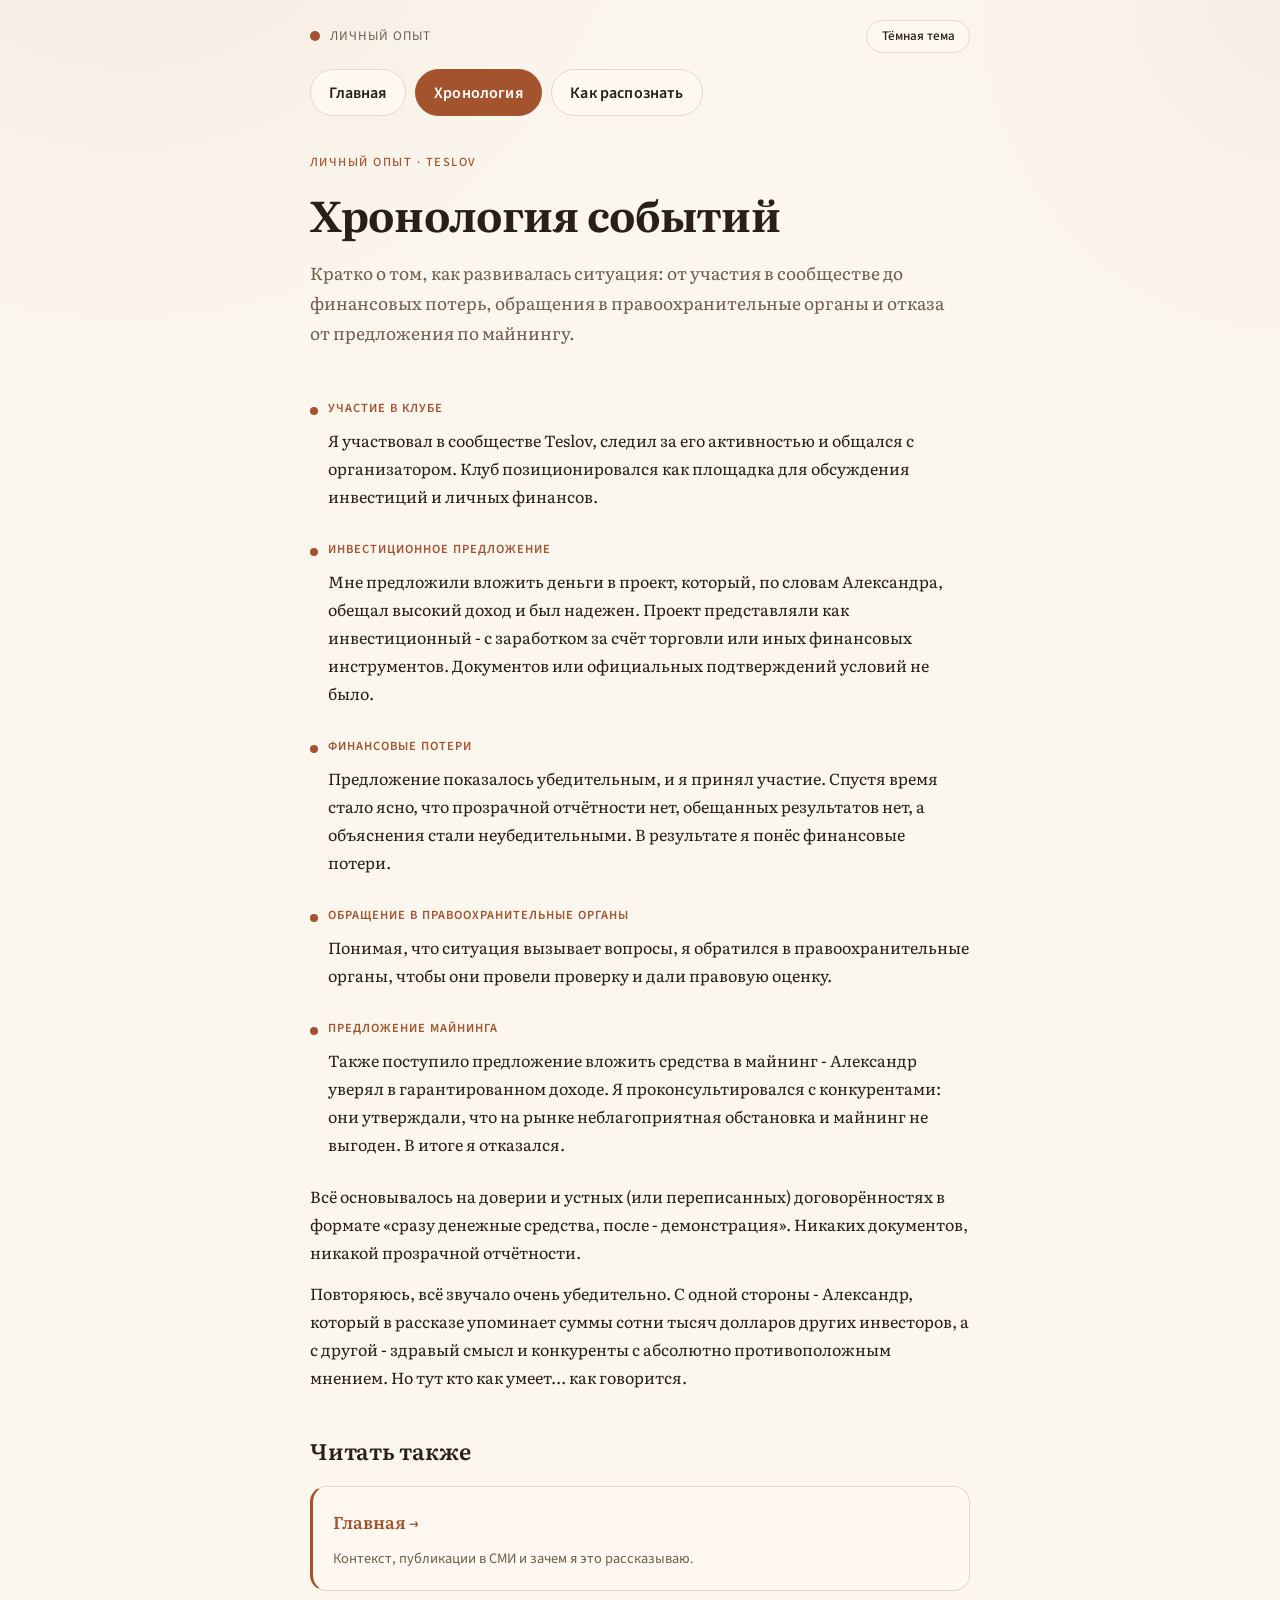
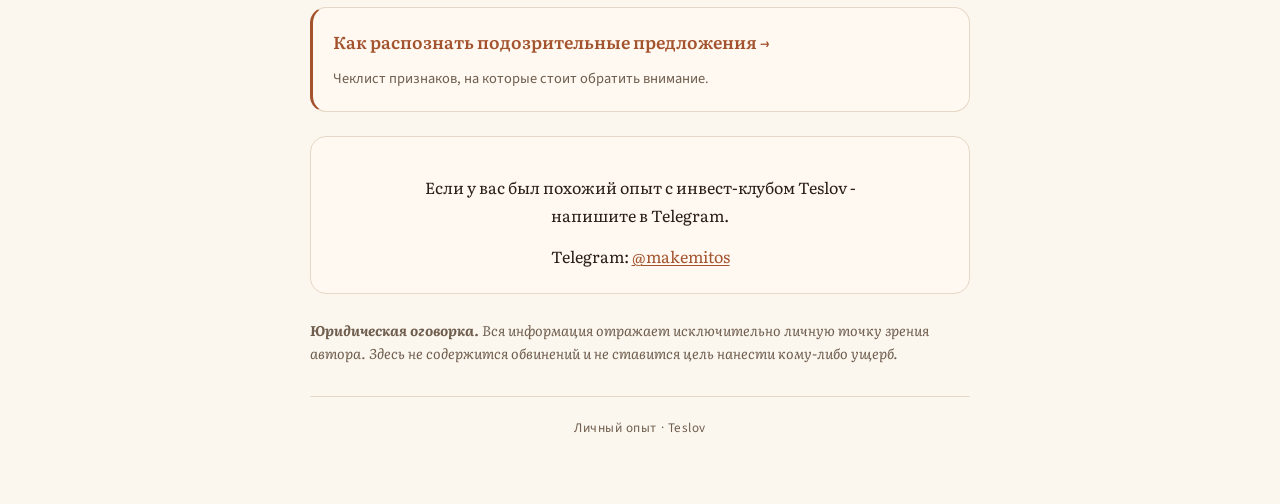
<file: chronologiya.html>
<!DOCTYPE html>
<html lang="ru" data-theme="light">

<head>
  <meta charset="UTF-8" />
  <meta name="viewport" content="width=device-width, initial-scale=1.0" />
  <meta name="description"
    content="Хронология участия в инвест-клубе Teslov: предложение без документов, финансовые потери, обращение в правоохранительные органы и майнинг.">
  <meta name="robots" content="index, follow, max-image-preview:large" />
  <meta name="color-scheme" content="light dark" />
  <meta name="theme-color" content="#FBF6EE" media="(prefers-color-scheme: light)" />
  <meta name="theme-color" content="#1A1511" media="(prefers-color-scheme: dark)" />

  <link rel="canonical" href="https://teslovattention.win/chronologiya.html" />
  <link rel="icon" href="favicon.svg" type="image/svg+xml">
  <link rel="stylesheet" href="styles.css" />

  <meta property="og:type" content="article" />
  <meta property="og:locale" content="ru_RU" />
  <meta property="og:site_name" content="Teslov Attention" />
  <meta property="og:url" content="https://teslovattention.win/chronologiya.html" />
  <meta property="og:title" content="Хронология событий - инвест-клуб Teslov" />
  <meta property="og:description"
    content="Как развивалась ситуация с инвест-клубом Teslov: участие, предложение, потери, правоохранительные органы, майнинг." />
  <meta property="og:image" content="https://teslovattention.win/og.png" />

  <meta name="twitter:card" content="summary_large_image" />
  <meta name="twitter:title" content="Хронология событий - инвест-клуб Teslov" />
  <meta name="twitter:description"
    content="Как развивалась ситуация с инвест-клубом Teslov: участие, предложение, потери, правоохранительные органы, майнинг." />
  <meta name="twitter:image" content="https://teslovattention.win/og.png" />

  <title>Хронология событий - инвест-клуб Teslov</title>

  <script type="application/ld+json">
  {
    "@context": "https://schema.org",
    "@type": "WebPage",
    "name": "Хронология событий - инвест-клуб Teslov",
    "url": "https://teslovattention.win/chronologiya.html",
    "inLanguage": "ru",
    "description": "Хронология участия в инвест-клубе Teslov: предложение без документов, финансовые потери и обращение в правоохранительные органы.",
    "isPartOf": { "@type": "WebSite", "name": "Teslov Attention", "url": "https://teslovattention.win/" },
    "breadcrumb": {
      "@type": "BreadcrumbList",
      "itemListElement": [
        { "@type": "ListItem", "position": 1, "name": "Главная", "item": "https://teslovattention.win/" },
        { "@type": "ListItem", "position": 2, "name": "Хронология", "item": "https://teslovattention.win/chronologiya.html" }
      ]
    }
  }
  </script>

  <link rel="preconnect" href="https://fonts.googleapis.com" />
  <link rel="preconnect" href="https://fonts.gstatic.com" crossorigin />
  <link href="https://fonts.googleapis.com/css2?family=Literata:ital,opsz,wght@0,7..72,400;0,7..72,600;0,7..72,700;1,7..72,400&family=Source+Sans+3:wght@400;500;600&display=swap" rel="stylesheet" />
  <script>
    (function () {
      try {
        var saved = localStorage.getItem("theme");
        if (saved === "dark" || saved === "light") {
          document.documentElement.setAttribute("data-theme", saved);
        }
      } catch (e) {}
    })();
  </script>
</head>

<body>
  <header class="site-header">
    <a class="mark" href="/">
      <span class="mark-dot" aria-hidden="true"></span>
      <span class="mark-name">Личный опыт</span>
    </a>
    <div class="header-actions">
      <button class="theme-toggle" type="button" id="theme-toggle" aria-label="Переключить тему">
        Тёмная тема
      </button>
    </div>
  </header>

  <nav class="site-nav" aria-label="Разделы">
    <a href="/">Главная</a>
    <a href="/chronologiya.html" aria-current="page">Хронология</a>
    <a href="/kak-raspoznat.html">Как распознать</a>
  </nav>

  <main class="container">

    <section class="hero">
      <p class="kicker">Личный опыт · Teslov</p>
      <h1>Хронология событий</h1>
      <p class="lede">Кратко о том, как развивалась ситуация: от участия в сообществе до финансовых потерь,
        обращения в правоохранительные органы и отказа от предложения по майнингу.</p>
    </section>

    <ol class="timeline">
      <li class="timeline-item">
        <div class="timeline-date">Участие в клубе</div>
        <p>Я участвовал в сообществе Teslov, следил за его активностью и общался с организатором. Клуб
          позиционировался как площадка для обсуждения инвестиций и личных финансов.</p>
      </li>
      <li class="timeline-item">
        <div class="timeline-date">Инвестиционное предложение</div>
        <p>Мне предложили вложить деньги в проект, который, по словам Александра, обещал высокий доход и был надежен.
          Проект представляли как инвестиционный - с заработком за счёт торговли или иных финансовых инструментов.
          Документов или официальных подтверждений условий не было.</p>
      </li>
      <li class="timeline-item">
        <div class="timeline-date">Финансовые потери</div>
        <p>Предложение показалось убедительным, и я принял участие. Спустя время стало ясно, что прозрачной отчётности
          нет, обещанных результатов нет, а объяснения стали неубедительными. В результате я понёс финансовые потери.</p>
      </li>
      <li class="timeline-item">
        <div class="timeline-date">Обращение в правоохранительные органы</div>
        <p>Понимая, что ситуация вызывает вопросы, я обратился в правоохранительные органы, чтобы они провели проверку
          и дали правовую оценку.</p>
      </li>
      <li class="timeline-item">
        <div class="timeline-date">Предложение майнинга</div>
        <p>Также поступило предложение вложить средства в майнинг - Александр уверял в гарантированном доходе. Я
          проконсультировался с конкурентами: они утверждали, что на рынке неблагоприятная обстановка и майнинг не
          выгоден. В итоге я отказался.</p>
      </li>
    </ol>

    <p>Всё основывалось на доверии и устных (или переписанных) договорённостях в формате «сразу денежные средства,
      после - демонстрация». Никаких документов, никакой прозрачной отчётности.</p>

    <p>Повторяюсь, всё звучало очень убедительно. С одной стороны - Александр, который в рассказе упоминает суммы
      сотни тысяч долларов других инвесторов, а с другой - здравый смысл и конкуренты с абсолютно противоположным
      мнением. Но тут кто как умеет... как говорится.</p>

    <div class="also">
      <h2>Читать также</h2>
      <a class="card card-link" href="/">
        <h3>Главная →</h3>
        <p class="card-note">Контекст, публикации в СМИ и зачем я это рассказываю.</p>
      </a>
      <a class="card card-link" href="/kak-raspoznat.html">
        <h3>Как распознать подозрительные предложения →</h3>
        <p class="card-note">Чеклист признаков, на которые стоит обратить внимание.</p>
      </a>
    </div>

    <div class="contacts">
      <p>Если у вас был похожий опыт с инвест-клубом Teslov -<br>
        напишите в Telegram.</p>
      <p>
        Telegram: <a href="https://t.me/makemitos" target="_blank" rel="noopener">@makemitos</a>
      </p>
    </div>

    <div class="disclaimer">
      <strong>Юридическая оговорка.</strong>
      Вся информация отражает исключительно личную точку зрения автора. Здесь не содержится обвинений и не ставится цель
      нанести кому-либо ущерб.
    </div>

    <footer>
      Личный опыт · Teslov
    </footer>

  </main>

  <script src="theme.js"></script>
</body>

</html>
</file>
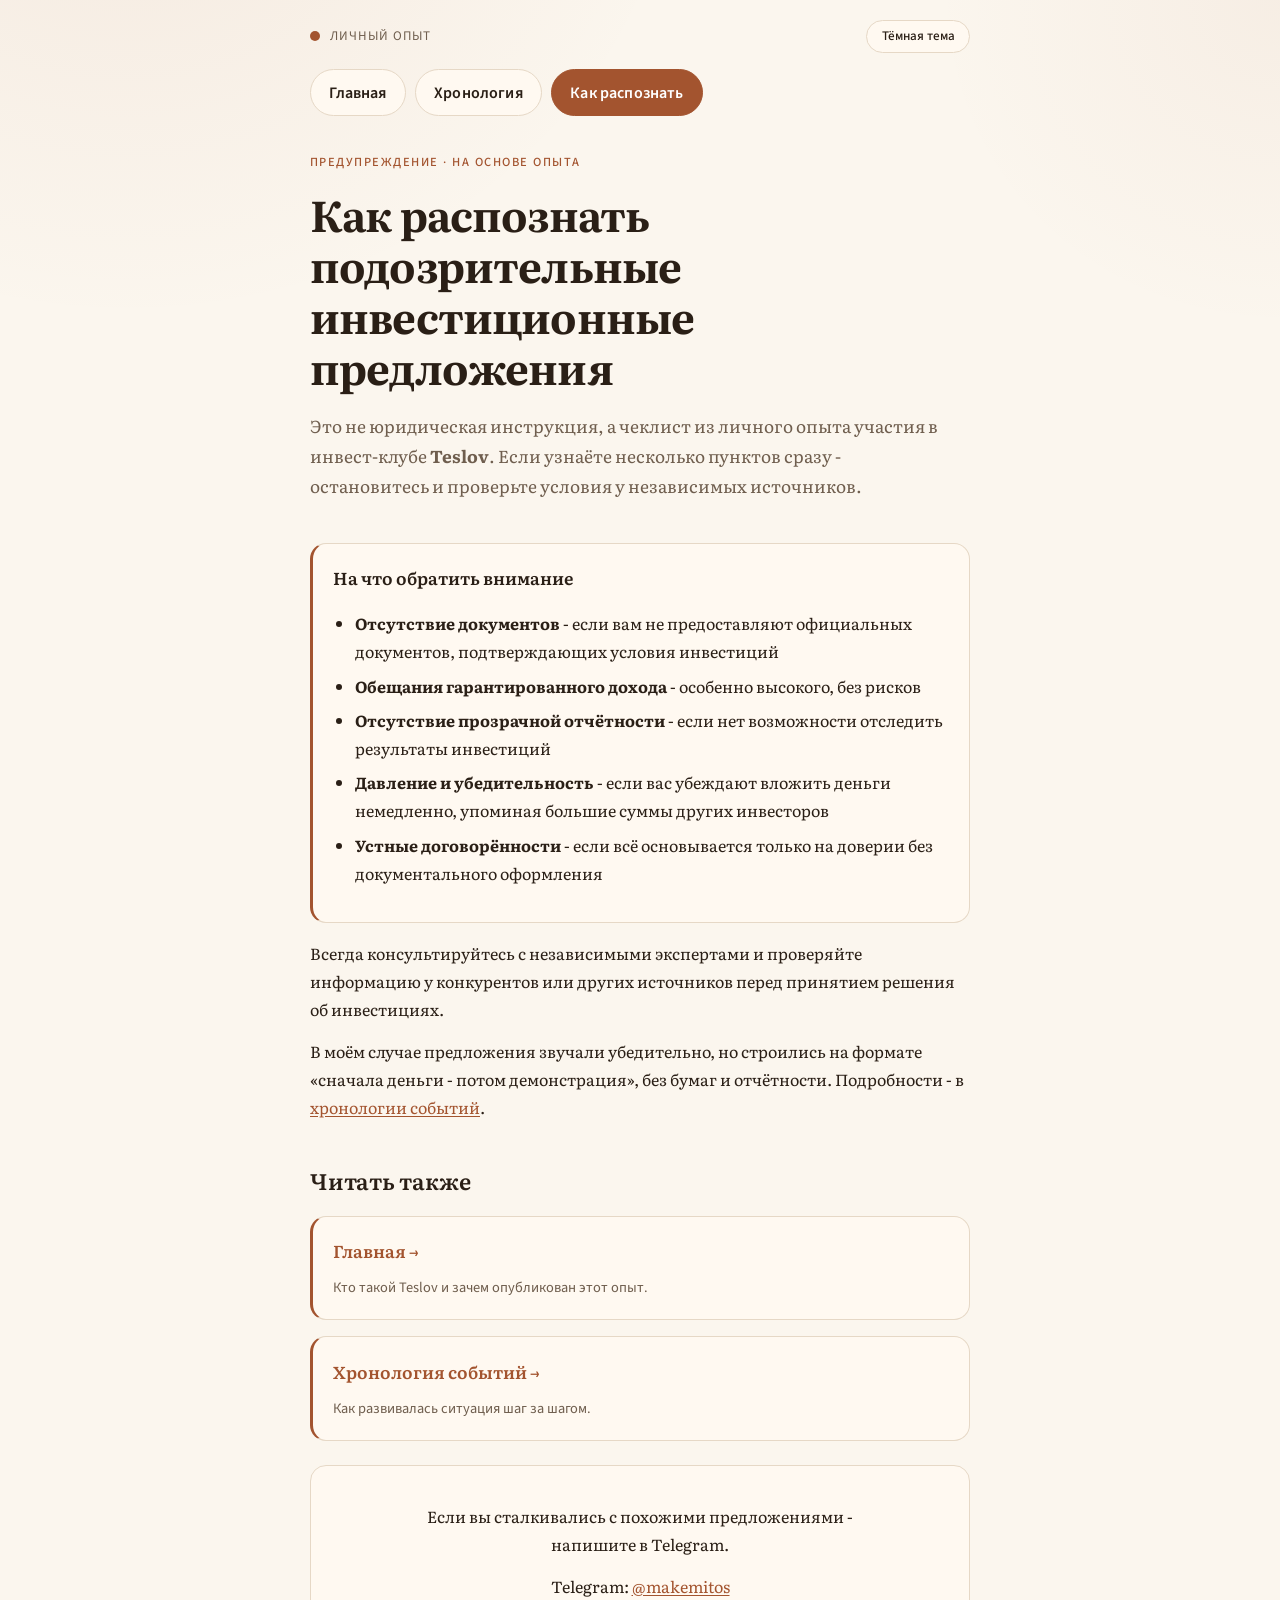
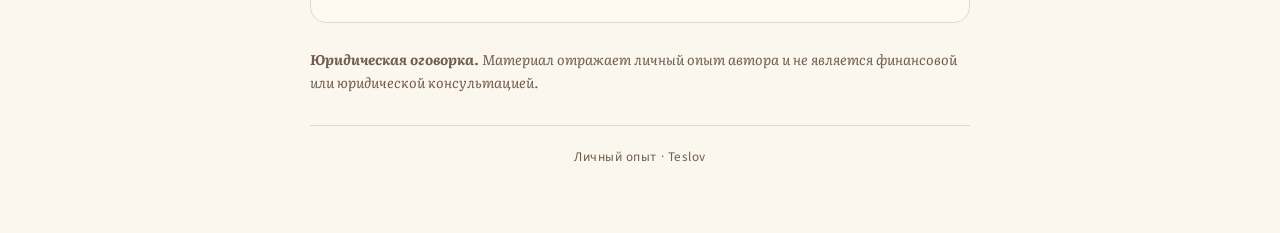
<file: kak-raspoznat.html>
<!DOCTYPE html>
<html lang="ru" data-theme="light">

<head>
  <meta charset="UTF-8" />
  <meta name="viewport" content="width=device-width, initial-scale=1.0" />
  <meta name="description"
    content="Как распознать подозрительные инвестиционные предложения: отсутствие документов, гарантированный доход, давление и устные договорённости. На основе опыта с инвест-клубом Teslov.">
  <meta name="robots" content="index, follow, max-image-preview:large" />
  <meta name="color-scheme" content="light dark" />
  <meta name="theme-color" content="#FBF6EE" media="(prefers-color-scheme: light)" />
  <meta name="theme-color" content="#1A1511" media="(prefers-color-scheme: dark)" />

  <link rel="canonical" href="https://teslovattention.win/kak-raspoznat.html" />
  <link rel="icon" href="favicon.svg" type="image/svg+xml">
  <link rel="stylesheet" href="styles.css" />

  <meta property="og:type" content="article" />
  <meta property="og:locale" content="ru_RU" />
  <meta property="og:site_name" content="Teslov Attention" />
  <meta property="og:url" content="https://teslovattention.win/kak-raspoznat.html" />
  <meta property="og:title" content="Как распознать подозрительные инвестиционные предложения" />
  <meta property="og:description"
    content="Признаки рискованных предложений: нет документов, «гарантированный доход», нет отчётности, давление, только устные договорённости." />
  <meta property="og:image" content="https://teslovattention.win/og.png" />

  <meta name="twitter:card" content="summary_large_image" />
  <meta name="twitter:title" content="Как распознать подозрительные инвестиционные предложения" />
  <meta name="twitter:description"
    content="Признаки рискованных предложений: нет документов, «гарантированный доход», нет отчётности, давление, только устные договорённости." />
  <meta name="twitter:image" content="https://teslovattention.win/og.png" />

  <title>Как распознать подозрительные инвестиционные предложения</title>

  <script type="application/ld+json">
  {
    "@context": "https://schema.org",
    "@graph": [
      {
        "@type": "WebPage",
        "name": "Как распознать подозрительные инвестиционные предложения",
        "url": "https://teslovattention.win/kak-raspoznat.html",
        "inLanguage": "ru",
        "description": "Признаки рискованных инвестиционных предложений на основе личного опыта с инвест-клубом Teslov.",
        "isPartOf": { "@type": "WebSite", "name": "Teslov Attention", "url": "https://teslovattention.win/" }
      },
      {
        "@type": "FAQPage",
        "mainEntity": [
          {
            "@type": "Question",
            "name": "Как распознать подозрительные инвестиционные предложения?",
            "acceptedAnswer": {
              "@type": "Answer",
              "text": "Обращайте внимание на отсутствие документов, обещания гарантированного высокого дохода, отсутствие прозрачной отчётности, давление и устные договорённости без оформления. Консультируйтесь с независимыми экспертами."
            }
          }
        ]
      },
      {
        "@type": "BreadcrumbList",
        "itemListElement": [
          { "@type": "ListItem", "position": 1, "name": "Главная", "item": "https://teslovattention.win/" },
          { "@type": "ListItem", "position": 2, "name": "Как распознать", "item": "https://teslovattention.win/kak-raspoznat.html" }
        ]
      }
    ]
  }
  </script>

  <link rel="preconnect" href="https://fonts.googleapis.com" />
  <link rel="preconnect" href="https://fonts.gstatic.com" crossorigin />
  <link href="https://fonts.googleapis.com/css2?family=Literata:ital,opsz,wght@0,7..72,400;0,7..72,600;0,7..72,700;1,7..72,400&family=Source+Sans+3:wght@400;500;600&display=swap" rel="stylesheet" />
  <script>
    (function () {
      try {
        var saved = localStorage.getItem("theme");
        if (saved === "dark" || saved === "light") {
          document.documentElement.setAttribute("data-theme", saved);
        }
      } catch (e) {}
    })();
  </script>
</head>

<body>
  <header class="site-header">
    <a class="mark" href="/">
      <span class="mark-dot" aria-hidden="true"></span>
      <span class="mark-name">Личный опыт</span>
    </a>
    <div class="header-actions">
      <button class="theme-toggle" type="button" id="theme-toggle" aria-label="Переключить тему">
        Тёмная тема
      </button>
    </div>
  </header>

  <nav class="site-nav" aria-label="Разделы">
    <a href="/">Главная</a>
    <a href="/chronologiya.html">Хронология</a>
    <a href="/kak-raspoznat.html" aria-current="page">Как распознать</a>
  </nav>

  <main class="container">

    <section class="hero">
      <p class="kicker">Предупреждение · На основе опыта</p>
      <h1>Как распознать подозрительные инвестиционные предложения</h1>
      <p class="lede">Это не юридическая инструкция, а чеклист из личного опыта участия в инвест-клубе
        <b>Teslov</b>. Если узнаёте несколько пунктов сразу - остановитесь и проверьте условия у независимых
        источников.</p>
    </section>

    <div class="card">
      <h3>На что обратить внимание</h3>
      <ul>
        <li><b>Отсутствие документов</b> - если вам не предоставляют официальных документов, подтверждающих условия
          инвестиций</li>
        <li><b>Обещания гарантированного дохода</b> - особенно высокого, без рисков</li>
        <li><b>Отсутствие прозрачной отчётности</b> - если нет возможности отследить результаты инвестиций</li>
        <li><b>Давление и убедительность</b> - если вас убеждают вложить деньги немедленно, упоминая большие суммы других
          инвесторов</li>
        <li><b>Устные договорённости</b> - если всё основывается только на доверии без документального оформления</li>
      </ul>
    </div>

    <p>Всегда консультируйтесь с независимыми экспертами и проверяйте информацию у конкурентов или других источников
      перед принятием решения об инвестициях.</p>

    <p>В моём случае предложения звучали убедительно, но строились на формате «сначала деньги - потом демонстрация»,
      без бумаг и отчётности. Подробности - в
      <a href="/chronologiya.html">хронологии событий</a>.</p>

    <div class="also">
      <h2>Читать также</h2>
      <a class="card card-link" href="/">
        <h3>Главная →</h3>
        <p class="card-note">Кто такой Teslov и зачем опубликован этот опыт.</p>
      </a>
      <a class="card card-link" href="/chronologiya.html">
        <h3>Хронология событий →</h3>
        <p class="card-note">Как развивалась ситуация шаг за шагом.</p>
      </a>
    </div>

    <div class="contacts">
      <p>Если вы сталкивались с похожими предложениями -<br>
        напишите в Telegram.</p>
      <p>
        Telegram: <a href="https://t.me/makemitos" target="_blank" rel="noopener">@makemitos</a>
      </p>
    </div>

    <div class="disclaimer">
      <strong>Юридическая оговорка.</strong>
      Материал отражает личный опыт автора и не является финансовой или юридической консультацией.
    </div>

    <footer>
      Личный опыт · Teslov
    </footer>

  </main>

  <script src="theme.js"></script>
</body>

</html>
</file>
<file: styles.css>
*,
*::before,
*::after {
  box-sizing: border-box;
}

:root {
  --bg: #FBF6EE;
  --ink: #2A1F16;
  --muted: #6F5E4E;
  --accent: #A3542F;
  --line: #E6D8C6;
  --surface: #FFF9F1;
  --serif: "Literata", Georgia, "Times New Roman", serif;
  --sans: "Source Sans 3", system-ui, sans-serif;
  --measure: 700px;
}

html[data-theme="dark"] {
  --bg: #1A1511;
  --ink: #F0E6D8;
  --muted: #C4B3A1;
  --accent: #E08A62;
  --line: #3A3028;
  --surface: #231C17;
}

html {
  scroll-behavior: smooth;
}

body {
  margin: 0;
  min-height: 100%;
  background:
    radial-gradient(ellipse 80% 50% at 10% -10%, rgba(163, 84, 47, 0.08), transparent 55%),
    radial-gradient(ellipse 60% 40% at 100% 0%, rgba(163, 84, 47, 0.05), transparent 45%),
    var(--bg);
  color: var(--ink);
  font-family: var(--serif);
  line-height: 1.75;
  transition: background 0.25s ease, color 0.25s ease;
}

html[data-theme="dark"] body {
  background:
    radial-gradient(ellipse 80% 50% at 10% -10%, rgba(224, 138, 98, 0.1), transparent 55%),
    radial-gradient(ellipse 60% 40% at 100% 0%, rgba(224, 138, 98, 0.06), transparent 45%),
    var(--bg);
}

a {
  color: var(--accent);
  text-underline-offset: 0.15em;
}

a:hover {
  text-decoration-thickness: 2px;
}

.site-header {
  display: flex;
  align-items: center;
  justify-content: space-between;
  gap: 1rem;
  max-width: var(--measure);
  margin: 0 auto;
  padding: 1.25rem 1.25rem 0;
}

.mark {
  display: flex;
  align-items: center;
  gap: 0.6rem;
  color: inherit;
  text-decoration: none;
}

.mark:hover {
  text-decoration: none;
}

.mark-dot {
  width: 10px;
  height: 10px;
  border-radius: 50%;
  background: var(--accent);
  flex-shrink: 0;
}

.mark-name {
  font-family: var(--sans);
  font-size: 0.82rem;
  letter-spacing: 0.08em;
  text-transform: uppercase;
  color: var(--muted);
}

.header-actions {
  display: flex;
  align-items: center;
  gap: 0.75rem;
}

.theme-toggle {
  border: 1px solid var(--line);
  background: var(--surface);
  color: var(--ink);
  border-radius: 999px;
  padding: 0.4rem 0.9rem;
  cursor: pointer;
  font-family: var(--sans);
  font-size: 0.82rem;
  font-weight: 500;
  transition: border-color 0.2s ease, background 0.2s ease;
}

.theme-toggle:hover {
  border-color: var(--accent);
}

.theme-toggle:focus-visible {
  outline: 2px solid var(--accent);
  outline-offset: 2px;
}

.site-nav {
  display: flex;
  flex-wrap: wrap;
  gap: 0.55rem;
  max-width: var(--measure);
  margin: 1rem auto 0;
  padding: 0 1.25rem;
  font-family: var(--sans);
}

.site-nav a {
  display: inline-flex;
  align-items: center;
  justify-content: center;
  min-height: 2.6rem;
  padding: 0.55rem 1.15rem;
  border: 1px solid var(--line);
  border-radius: 999px;
  background: var(--surface);
  color: var(--ink);
  font-size: 1rem;
  font-weight: 600;
  letter-spacing: 0.01em;
  text-decoration: none;
  transition: border-color 0.2s ease, background 0.2s ease, color 0.2s ease;
  -webkit-tap-highlight-color: transparent;
}

.site-nav a:hover {
  border-color: var(--accent);
  color: var(--accent);
  text-decoration: none;
}

.site-nav a:focus-visible {
  outline: 2px solid var(--accent);
  outline-offset: 2px;
}

.site-nav a[aria-current="page"] {
  background: var(--accent);
  border-color: var(--accent);
  color: #fff;
}

html[data-theme="dark"] .site-nav a[aria-current="page"] {
  color: #1A1511;
}

.container {
  max-width: var(--measure);
  margin: 0 auto;
  padding: 0 1.25rem 4rem;
}

.hero {
  padding: 2.2rem 0 1.6rem;
}

.kicker {
  font-family: var(--sans);
  font-size: 0.78rem;
  letter-spacing: 0.12em;
  text-transform: uppercase;
  color: var(--accent);
  margin: 0 0 1rem;
  font-weight: 500;
}

.hero h1 {
  font-family: var(--serif);
  font-weight: 700;
  font-size: clamp(1.85rem, 5vw, 2.65rem);
  line-height: 1.2;
  margin: 0 0 1.1rem;
  letter-spacing: -0.02em;
}

.lede {
  font-size: 1.08rem;
  color: var(--muted);
  margin: 0;
  max-width: 40rem;
}

h2 {
  font-family: var(--serif);
  font-size: 1.4rem;
  font-weight: 600;
  margin: 2.5rem 0 1rem;
  letter-spacing: -0.01em;
}

h3 {
  font-family: var(--serif);
  font-size: 1.08rem;
  font-weight: 600;
  margin: 0 0 0.55rem;
  color: var(--ink);
}

p {
  margin: 0.85rem 0;
}

.card {
  background: var(--surface);
  border: 1px solid var(--line);
  border-left: 3px solid var(--accent);
  border-radius: 16px;
  padding: 1.2rem 1.25rem;
  margin: 1rem 0;
}

.card img {
  width: 450px;
  max-width: 100%;
  height: auto;
  border-radius: 12px;
}

.card-media {
  text-align: center;
  margin: 0.9rem 0;
}

.card-note,
.note {
  font-family: var(--sans);
  font-size: 0.9rem;
  color: var(--muted);
  margin-bottom: 0;
}

.note {
  font-style: italic;
  margin-top: 1rem;
}

.card-link {
  display: block;
  text-decoration: none;
  color: inherit;
  transition: border-color 0.2s ease;
}

.card-link:hover {
  border-color: var(--accent);
  text-decoration: none;
}

.card-link h3 {
  color: var(--accent);
}

.card-link .card-note {
  margin-top: 0.35rem;
}

.timeline {
  list-style: none;
  margin: 1.5rem 0;
  padding: 0;
}

.timeline-item {
  position: relative;
  padding: 0 0 1.45rem 1.15rem;
}

.timeline-item:last-child {
  padding-bottom: 0;
}

.timeline-item::before {
  content: "";
  position: absolute;
  left: 0;
  top: 0.55rem;
  width: 8px;
  height: 8px;
  border-radius: 50%;
  background: var(--accent);
}

.timeline-date {
  font-family: var(--sans);
  font-size: 0.78rem;
  letter-spacing: 0.08em;
  text-transform: uppercase;
  color: var(--accent);
  font-weight: 600;
}

.timeline-item p {
  margin: 0.35rem 0 0;
}

details {
  background: var(--surface);
  border: 1px solid var(--line);
  border-radius: 14px;
  padding: 0.85rem 1rem;
  margin: 0.65rem 0;
}

summary {
  font-family: var(--serif);
  font-weight: 600;
  cursor: pointer;
  color: var(--ink);
  font-size: 1.02rem;
  list-style: none;
}

summary::-webkit-details-marker {
  display: none;
}

summary::after {
  content: "+";
  float: right;
  color: var(--accent);
  font-family: var(--sans);
  font-weight: 500;
}

details[open] summary::after {
  content: "−";
}

.details-body {
  margin-top: 0.75rem;
  font-size: 0.98rem;
}

ul {
  padding-left: 1.35rem;
}

li {
  margin: 0.4rem 0;
}

.contacts {
  background: var(--surface);
  border: 1px solid var(--line);
  border-radius: 16px;
  padding: 1.4rem;
  text-align: center;
  margin: 1.5rem 0;
}

.contacts p:last-child {
  margin-bottom: 0;
}

.disclaimer {
  font-size: 0.88rem;
  color: var(--muted);
  font-style: italic;
  margin: 1.5rem 0;
  line-height: 1.65;
}

.also {
  margin: 2rem 0 0;
}

footer {
  text-align: center;
  margin-top: 2rem;
  padding-top: 1.25rem;
  border-top: 1px solid var(--line);
  font-family: var(--sans);
  font-size: 0.82rem;
  color: var(--muted);
  letter-spacing: 0.04em;
}

@media (prefers-reduced-motion: reduce) {
  html {
    scroll-behavior: auto;
  }

  body,
  .theme-toggle {
    transition: none;
  }
}
</file>
